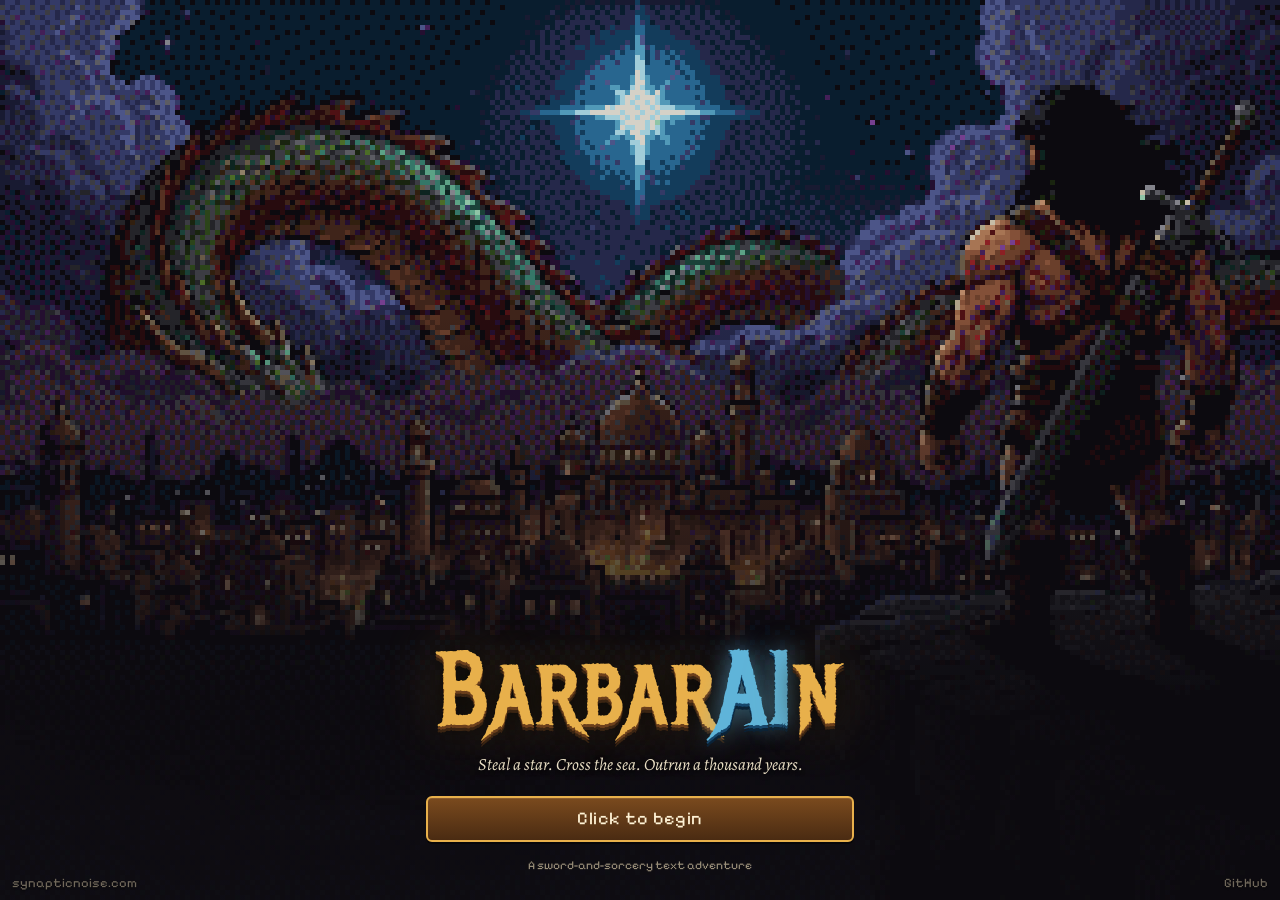
<file: game/index.html>
<!doctype html>
<html lang="en">
<head>
<meta charset="utf-8">
<meta name="viewport" content="width=device-width, initial-scale=1, viewport-fit=cover">
<title>BarbarAIn: a sword-and-sorcery text adventure RPG</title>
<meta name="description" content="Steal a star, cross the sea, outrun a thousand years and kill the dragon between worlds. A 16-bit text adventure RPG of the Hyborian Age, for desktop and phone.">
<meta name="theme-color" content="#0e0c12">
<link rel="icon" type="image/png" href="favicon.png">
<link rel="apple-touch-icon" href="apple-touch-icon.png">
<link rel="manifest" href="manifest.webmanifest">
<link rel="canonical" href="https://barbarainv6.synapticnoise.com/">
<meta property="og:type" content="website">
<meta property="og:url" content="https://barbarainv6.synapticnoise.com/">
<meta property="og:title" content="BarbarAIn">
<meta property="og:description" content="Steal a star, cross the sea, outrun a thousand years and kill the dragon between worlds. A 16-bit sword-and-sorcery text adventure RPG.">
<meta property="og:image" content="https://barbarainv6.synapticnoise.com/social-card.jpg">
<meta property="og:image:width" content="1200">
<meta property="og:image:height" content="630">
<meta property="og:image:alt" content="BarbarAIn: a Cimmerian barbarian above the city of Shadizar under a blue star">
<meta name="twitter:card" content="summary_large_image">
<meta name="twitter:title" content="BarbarAIn">
<meta name="twitter:description" content="A 16-bit sword-and-sorcery text adventure RPG of the Hyborian Age.">
<meta name="twitter:image" content="https://barbarainv6.synapticnoise.com/social-card.jpg">
<link rel="preload" href="fonts/MetalMania-Regular.woff2" as="font" type="font/woff2" crossorigin>
<link rel="preload" href="fonts/Alegreya.woff2" as="font" type="font/woff2" crossorigin>
<link rel="preload" href="fonts/PixelifySans.woff2" as="font" type="font/woff2" crossorigin>
<link rel="preload" href="assets/bg/bg-title.png" as="image">
<link rel="stylesheet" href="styles.css">
</head>
<body>
<div id="app" class="booting">
  <!-- Title -->
  <section id="title" class="screen" aria-label="Title">
    <div id="title-art"></div>
    <div id="title-inner">
      <h1 id="logo">Barbar<span>AI</span>n</h1>
      <p id="tagline">Steal a star. Cross the sea. Outrun a thousand years.</p>
      <div id="title-menu"></div>
      <p id="title-foot"></p>
    </div>
    <a id="link-site" class="title-link" href="https://synapticnoise.com/">synapticnoise.com</a>
    <a id="link-gh" class="title-link" href="https://github.com/zeveck/barbarain-v6" target="_blank" rel="noopener" title="BarbarAIn on GitHub: how it was made" aria-label="BarbarAIn on GitHub: how it was made">GitHub</a>
  </section>

  <!-- Game -->
  <section id="game" class="screen" aria-label="Game">
    <header id="topbar">
      <div id="chap-name"></div>
      <div id="gold"></div>
      <button id="btn-menu" class="iconbtn" data-act="menu" aria-label="Menu"></button>
    </header>
    <div id="main">
      <div id="left">
        <div id="scene-wrap">
          <canvas id="scene" width="320" height="180"></canvas>
          <div id="scene-fx"></div>
          <div id="room-label"></div>
          <div id="speaker"></div>
          <button id="scene-toggle" class="iconbtn small" data-act="scene-toggle" aria-label="Show or hide the picture"></button>
        </div>
        <div id="party"></div>
        <div id="log" aria-live="polite"></div>
      </div>
      <div id="right">
        <div id="party-wide"></div>
        <div id="dock">
          <nav id="tabs"></nav>
          <div id="dock-body"></div>
        </div>
        <form id="cmd" autocomplete="off">
          <input id="cmd-input" type="text" placeholder="Type a command: look, n, take rope…" aria-label="Command">
        </form>
      </div>
    </div>
  </section>

  <div id="modal" class="hidden" role="dialog" aria-modal="true">
    <div id="modal-panel">
      <header id="modal-head"><h2 id="modal-title"></h2><button id="modal-close" class="iconbtn" data-act="modal-close" aria-label="Close"></button></header>
      <div id="modal-body"></div>
    </div>
  </div>
  <div id="card" class="hidden"></div>
  <div id="toasts"></div>
</div>
<script>
  // Ctrl+Shift+F opens "Report a bug" from anywhere, even if the game is stuck.
  // Its own script, before the game's, so an error in the game can't stop it.
  addEventListener('keydown', (e) => {
    if (!e.ctrlKey || !e.shiftKey || e.altKey || e.metaKey || e.key.toLowerCase() !== 'f') return;
    const fb = document.getElementById('report');
    if (!fb?.getAttribute('repo') || document.activeElement === fb) return;
    e.preventDefault();
    e.stopImmediatePropagation();
    try { window.reportShortcut?.(); } catch {}
    fb.open();
  }, true);
</script>
<script type="module" src="vendor/gh-feedback.js"></script>
<script type="module" src="src/main.js"></script>
<gh-feedback id="report" trigger="none" repo="zeveck/barbarain-v6" template="bug.yml"
  types="bug,feature" theme="dark" color="#a8622c" popup-color="#a8622c"></gh-feedback>
</body>
</html>
</file>
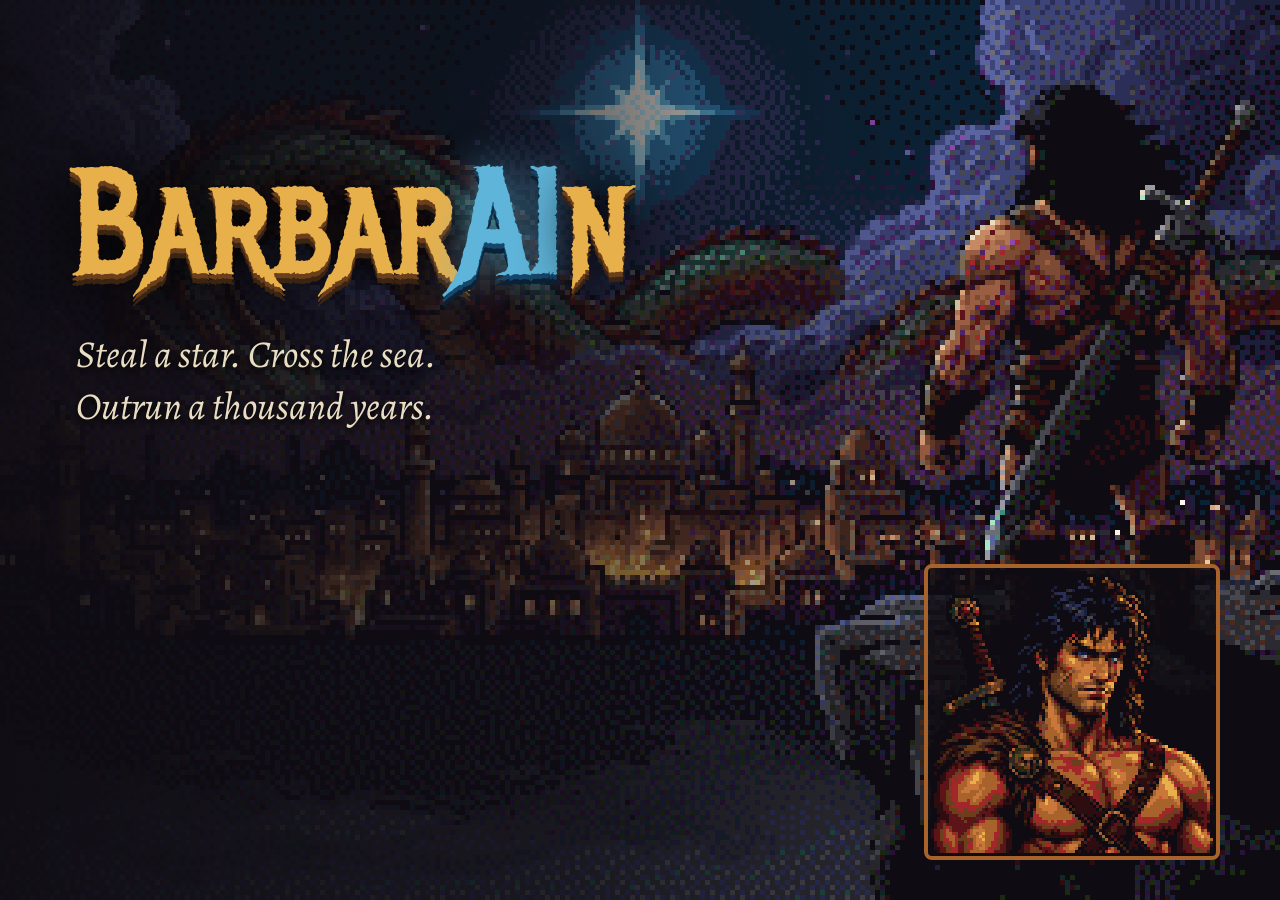
<file: design/social-card.html>
<!doctype html><html><head><meta charset="utf-8"><style>
@font-face { font-family: 'Metal Mania'; src: url(../game/fonts/MetalMania-Regular.woff2); }
@font-face { font-family: 'Alegreya'; src: url(../game/fonts/Alegreya-Italic.woff2); font-style: italic; }
html,body{margin:0;width:1200px;height:630px;overflow:hidden;background:#0e0c12}
.bg{position:absolute;inset:0;background:url(../game/assets/bg/bg-title.png) center/cover;image-rendering:pixelated}
.bg::after{content:'';position:absolute;inset:0;background:linear-gradient(90deg,#0e0c12ee 0%,#0e0c1299 45%,transparent 75%)}
.t{position:absolute;left:70px;top:150px}
h1{font-family:'Metal Mania';font-weight:400;font-size:150px;margin:0;color:#e8b04b;line-height:1;text-shadow:0 5px 0 #6b3f1c,0 10px 0 #3a2412,0 0 50px #000}
h1 span{color:#5fb4d9;text-shadow:0 5px 0 #16466b,0 10px 0 #0b2236,0 0 40px #5fb4d9aa}
p{font-family:'Alegreya';font-style:italic;font-size:38px;color:#e9dec4;margin:28px 0 0 6px;text-shadow:0 3px 6px #000;max-width:620px}
img.b{position:absolute;right:60px;bottom:40px;width:288px;height:288px;image-rendering:pixelated;border:4px solid #a8622c;border-radius:8px;background:#0e0c12cc}
</style></head><body><div class="bg"></div><div class="t"><h1>Barbar<span>AI</span>n</h1><p>Steal a star. Cross the sea.<br>Outrun a thousand years.</p></div><img class="b" src="../game/assets/portraits/brannoc.png"></body></html>
</file>
<file: game/styles.css>
@font-face { font-family: 'Metal Mania'; src: url(fonts/MetalMania-Regular.woff2) format('woff2'); font-display: block; }
@font-face { font-family: 'Alegreya'; src: url(fonts/Alegreya.woff2) format('woff2'); font-weight: 400 900; font-display: block; }
@font-face { font-family: 'Alegreya'; src: url(fonts/Alegreya-Italic.woff2) format('woff2'); font-style: italic; font-weight: 400 900; font-display: block; }
@font-face { font-family: 'Pixelify Sans'; src: url(fonts/PixelifySans.woff2) format('woff2'); font-weight: 400 700; font-display: block; }

:root {
  --ink: #0e0c12;
  --night: #1c1f3a;
  --night2: #14162b;
  --panel: #1a1520;
  --panel2: #241c26;
  --leather: #3a2618;
  --bronze: #a8622c;
  --bronze-l: #c9773a;
  --gold: #e8b04b;
  --gold-l: #f6d98a;
  --bone: #e9dec4;
  --bone-d: #a8977a;
  --red: #a3262a;
  --red-l: #d0503f;
  --verd: #3e8c7a;
  --verd-l: #6cbf9e;
  --blue: #5fb4d9;
  --violet: #8a4aa8;
  --text: #e9dec4;
  --dim: #9a8f7a;
  --safe-t: env(safe-area-inset-top, 0px);
  --safe-b: env(safe-area-inset-bottom, 0px);
  --safe-l: env(safe-area-inset-left, 0px);
  --safe-r: env(safe-area-inset-right, 0px);
  --prose: 17px;
  --ui: 'Pixelify Sans', ui-monospace, monospace;
  --serif: 'Alegreya', Georgia, serif;
  --display: 'Metal Mania', 'Alegreya', serif;
}

* { box-sizing: border-box; }
html, body { height: 100%; margin: 0; }
body {
  background: var(--ink); color: var(--text);
  font-family: var(--serif); font-size: var(--prose);
  overflow: hidden; touch-action: manipulation; user-select: none; -webkit-user-select: none;
  -webkit-tap-highlight-color: transparent; overscroll-behavior: none;
}
button { font: inherit; color: inherit; }
input { font: inherit; }
.hidden { display: none !important; }
em { color: var(--gold-l); font-style: italic; }

#app { position: fixed; inset: 0; overflow: hidden; }
#app.booting .screen { visibility: hidden; }
.screen { position: absolute; inset: 0; display: none; }
.screen.on { display: flex; }

/* ---------- buttons ---------- */
.btn {
  font-family: var(--ui); font-size: 16px; line-height: 1.1; letter-spacing: .02em;
  min-height: 46px; padding: 8px 12px; border-radius: 6px; cursor: pointer;
  background: linear-gradient(#3b2a20, #241913); color: var(--bone);
  border: 2px solid #6b3f1c; box-shadow: inset 0 1px 0 rgba(255,220,160,.12), 0 2px 0 #0008;
  display: inline-flex; align-items: center; justify-content: center; gap: 8px; text-align: center;
  text-wrap: balance; touch-action: manipulation;
}
.btn:hover { border-color: var(--bronze-l); }
.btn:active { transform: translateY(1px); filter: brightness(1.15); }
.btn:focus-visible { outline: 2px solid var(--gold); outline-offset: 2px; }
.btn.primary { background: linear-gradient(#7a4a1e, #4a2b12); border-color: var(--gold); color: #fff3d6; }
.btn.danger { background: linear-gradient(#5c1418, #3a0c0f); border-color: var(--red-l); }
.btn.ghost { background: transparent; border-color: #4a3a2e; box-shadow: none; }
.btn[disabled], .btn.off { opacity: .45; cursor: default; filter: grayscale(.6); }
.btn .k { font-size: 12px; color: var(--dim); }
.btn .sub { display: block; font-size: 12px; color: var(--dim); margin-top: 2px; }
.btn svg, .iconbtn svg { width: 20px; height: 20px; flex: none; }
.btn.dot::after, .chip.dot::after {
  content: ''; width: 8px; height: 8px; border-radius: 50%; background: var(--gold);
  box-shadow: 0 0 6px var(--gold); flex: none;
}
.iconbtn {
  width: 44px; height: 44px; border-radius: 8px; border: 2px solid #4a3a2e; cursor: pointer;
  background: linear-gradient(#2e2119, #1c140f); color: var(--bone); display: inline-grid; place-items: center; padding: 0;
}
.iconbtn.small { width: 34px; height: 34px; }
.iconbtn:active { filter: brightness(1.2); }

/* ---------- title ---------- */
#title { align-items: center; justify-content: center; flex-direction: column; background: #07060a; }
#title-art {
  position: absolute; inset: 0; background: #0e0c12 center / cover no-repeat;
  image-rendering: pixelated; filter: brightness(.85);
}
#title-art::after { content: ''; position: absolute; inset: 0; background: linear-gradient(transparent 35%, #0e0c12ee 78%); }
#title-inner {
  position: relative; display: flex; flex-direction: column; align-items: center; gap: 10px;
  width: min(92vw, 460px); margin-top: auto; padding: 0 16px calc(28px + var(--safe-b));
}
#logo {
  font-family: var(--display); font-weight: 400; margin: 0; line-height: 1;
  font-size: clamp(52px, 14vw, 104px); color: var(--gold);
  text-shadow: 0 3px 0 #6b3f1c, 0 6px 0 #3a2412, 0 0 30px #000, 0 0 60px #e8b04b55;
  letter-spacing: .02em;
}
#logo span { color: var(--blue); text-shadow: 0 3px 0 #16466b, 0 6px 0 #0b2236, 0 0 24px #5fb4d9aa; }
#tagline { margin: 0 0 10px; font-style: italic; color: var(--bone); text-align: center; text-wrap: balance; text-shadow: 0 2px 4px #000; }
#title-menu { display: grid; gap: 10px; width: 100%; }
#title-menu .btn { width: 100%; font-size: 18px; }
#title-foot { font-family: var(--ui); font-size: 12px; color: var(--dim); margin: 6px 0 0; text-align: center; }
.tap-start { animation: pulse 1.6s ease-in-out infinite; }
@keyframes pulse { 50% { filter: brightness(1.35); } }

/* ---------- game layout (phone portrait default) ---------- */
#game { flex-direction: column; background: radial-gradient(ellipse at top, #1c1f3a 0%, #0e0c12 70%); padding: var(--safe-t) var(--safe-r) 0 var(--safe-l); }
#topbar {
  flex: none; height: 42px; display: flex; align-items: center; gap: 10px; padding: 0 8px 0 12px;
  border-bottom: 1px solid #3a2a20; background: #0e0c12cc;
}
#chap-name { flex: 1; min-width: 0; font-family: var(--display); color: var(--gold); font-size: 19px; white-space: nowrap; overflow: hidden; text-overflow: ellipsis; }
#gold { font-family: var(--ui); color: var(--gold-l); font-size: 15px; display: flex; align-items: center; gap: 4px; }
#gold img { width: 16px; height: 16px; image-rendering: pixelated; }
#topbar .iconbtn { width: 38px; height: 38px; }
#main { flex: 1; min-height: 0; display: flex; flex-direction: column; }
#left { flex: 1; min-height: 0; display: flex; flex-direction: column; }
#right { flex: none; display: flex; flex-direction: column; min-height: 0; }

#scene-wrap {
  position: relative; flex: none; align-self: center; margin-top: 6px;
  border: 3px solid #4a2b12; border-radius: 4px; box-shadow: 0 0 0 1px #000, 0 6px 18px #000a;
  background: #000; overflow: hidden; transition: height .25s ease;
}
#scene { display: block; width: 100%; height: 100%; image-rendering: pixelated; }
#scene-fx { position: absolute; inset: 0; pointer-events: none; overflow: hidden; }
#room-label {
  position: absolute; left: 6px; bottom: 6px; max-width: calc(100% - 60px);
  font-family: var(--ui); font-size: 14px; color: #fff3d6; background: #0e0c12cc; padding: 3px 8px; border-radius: 4px;
  border: 1px solid #6b3f1c; white-space: nowrap; overflow: hidden; text-overflow: ellipsis;
}
#scene-toggle { position: absolute; right: 4px; top: 4px; opacity: .8; }
#speaker { position: absolute; left: 6px; bottom: 6px; display: none; align-items: flex-end; gap: 6px; pointer-events: none; }
#speaker.on { display: flex; }
#speaker canvas { image-rendering: pixelated; background: #0e0c12cc; border: 2px solid var(--bronze); border-radius: 4px; }
#speaker .nm { font-family: var(--ui); background: #0e0c12dd; padding: 2px 8px; border-radius: 4px; color: var(--gold-l); border: 1px solid #6b3f1c; font-size: 14px; margin-bottom: 2px; }
#game.scene-small #scene-wrap { height: 64px !important; }
#game.scene-small #speaker canvas { display: none; }

/* party strip */
#party { flex: none; display: flex; gap: 6px; padding: 6px 8px 0; justify-content: center; flex-wrap: nowrap; }
.pm {
  flex: 1 1 0; min-width: 0; max-width: 180px; display: flex; align-items: center; gap: 6px;
  background: #1a1520cc; border: 1px solid #3a2a20; border-radius: 6px; padding: 3px 5px; cursor: pointer; position: relative;
}
.pm canvas { width: 30px; height: 30px; image-rendering: pixelated; flex: none; border-radius: 3px; background: #0e0c12; }
.pm .info { flex: 1; min-width: 0; }
.pm .nm { font-family: var(--ui); font-size: 12px; color: var(--bone); white-space: nowrap; overflow: hidden; text-overflow: ellipsis; display: flex; justify-content: space-between; gap: 4px; }
.pm .nm b { font-weight: 400; color: var(--dim); }
.bar { height: 5px; background: #000; border-radius: 3px; overflow: hidden; margin-top: 2px; }
.bar i { display: block; height: 100%; background: linear-gradient(#e0574a, #a3262a); transition: width .3s; }
.bar.mp i { background: linear-gradient(#7cc8ef, #2f78a8); }
.pm .nums { font-family: var(--ui); font-size: 11px; color: var(--dim); display: none; }
.pm.active { border-color: var(--gold); box-shadow: 0 0 8px #e8b04b88; }
.pm.down { filter: grayscale(1) brightness(.6); }
.pm.flash { animation: hurt .35s; }
@keyframes hurt { 30% { background: #a3262a; transform: translateX(-3px); } 60% { transform: translateX(3px); } }
.pm.healfx { animation: healfx .5s; }
@keyframes healfx { 40% { background: #1f4d42; box-shadow: 0 0 12px #6cbf9e; } }
.pm .float { position: absolute; right: 6px; top: -6px; font-family: var(--ui); font-size: 16px; font-weight: 700; pointer-events: none; animation: floatup 1s forwards; text-shadow: 0 2px 0 #000; }
@keyframes floatup { from { opacity: 1; transform: translateY(0); } to { opacity: 0; transform: translateY(-22px); } }
#game.battle .pm .nums { display: block; }
#game.battle .pm canvas { width: 36px; height: 36px; }

/* log */
#log {
  flex: 1; min-height: 60px; overflow-y: auto; padding: 8px 14px 16px; line-height: 1.45;
  user-select: text; -webkit-user-select: text; scroll-behavior: smooth; overscroll-behavior: contain;
  mask-image: linear-gradient(transparent 0, #000 14px);
}
#log p { margin: 0 0 .7em; text-wrap: pretty; }
#log .new { animation: fadein .35s ease-out both; }
@keyframes fadein { from { opacity: 0; transform: translateY(4px); } }
#log h3 {
  font-family: var(--display); font-weight: 400; color: var(--gold); font-size: 22px; margin: 14px 0 6px;
  display: flex; align-items: center; gap: 10px;
}
#log h3::after { content: ''; flex: 1; height: 1px; background: linear-gradient(90deg, #6b3f1c, transparent); }
#log .speech { display: flex; gap: 10px; align-items: flex-start; margin: 0 0 .7em; }
#log .speech canvas { width: 40px; height: 40px; image-rendering: pixelated; flex: none; border: 1px solid #6b3f1c; border-radius: 4px; background: #0e0c12; margin-top: 3px; }
#log .speech .who { display: block; font-family: var(--ui); font-size: 13px; color: var(--gold); letter-spacing: .04em; }
#log .speech.party .who { color: var(--blue); }
#log .speech p { margin: 0; }
#log .sys { font-family: var(--ui); font-size: 14px; color: var(--verd-l); margin: 0 0 .6em; }
#log .sys.bad { color: var(--red-l); }
#log .sys.gold { color: var(--gold-l); }
#log .sys.xp { color: #b9a6ff; }
#log .you { color: var(--dim); font-family: var(--ui); font-size: 14px; margin: 0 0 .5em; }
#log .you::before { content: '› '; color: var(--bronze-l); }
#log .battle { font-family: var(--ui); font-size: 14px; color: var(--bone); margin: 0 0 .35em; line-height: 1.35; }
#log .battle .w { color: var(--gold); }
#log .battle .c { color: var(--red-l); }
#log .divider { height: 1px; background: #3a2a20; margin: 10px 0; }

/* dock */
#dock { flex: none; display: flex; flex-direction: column; background: linear-gradient(#1a1418, #110d12); border-top: 2px solid #4a2b12; padding: 0 8px calc(8px + var(--safe-b)); }
#tabs { display: flex; gap: 4px; padding: 6px 0; }
#tabs .tab {
  flex: 1; min-width: 0; min-height: 44px; font-family: var(--ui); font-size: 13px; border-radius: 6px;
  background: #1f1719; border: 1px solid #3a2a20; color: var(--dim); display: flex; flex-direction: column; align-items: center; justify-content: center; gap: 1px; cursor: pointer; position: relative; padding: 2px;
}
#tabs .tab svg { width: 20px; height: 20px; }
#tabs .tab.on { color: var(--gold-l); border-color: var(--bronze); background: #2a1d17; }
#tabs .tab .badge { position: absolute; top: 3px; right: calc(50% - 20px); width: 8px; height: 8px; border-radius: 50%; background: var(--gold); box-shadow: 0 0 6px var(--gold); }
#dock-body { display: flex; flex-wrap: wrap; gap: 6px; align-content: flex-start; min-height: 100px; max-height: 32vh; overflow-y: auto; padding-bottom: 2px; }
#dock-body .btn { flex: 1 1 calc(50% - 6px); min-width: 0; }
#dock-body .btn.full { flex-basis: 100%; }
#dock-body .btn.third { flex-basis: calc(33.33% - 6px); }
#dock-body .row-label { flex-basis: 100%; font-family: var(--ui); font-size: 12px; color: var(--dim); margin: 2px 2px -2px; letter-spacing: .05em; text-transform: uppercase; }
#dock-body .chip { justify-content: flex-start; text-align: left; }
#dock-body .chip.person { border-color: #3e8c7a; }
#dock-body .exit { justify-content: flex-start; text-align: left; }
#dock-body .exit .dir { font-size: 12px; color: var(--gold); min-width: 22px; }
#dock-body .exit.blocked { opacity: .6; border-style: dashed; }
#dock-body .prompt { flex-basis: 100%; font-family: var(--ui); font-size: 14px; color: var(--gold-l); margin: 4px 2px 0; }
#cmd { display: none; padding: 6px 8px 8px; }
#cmd input {
  width: 100%; background: #0e0c12; color: var(--bone); border: 1px solid #4a3a2e; border-radius: 6px; padding: 9px 10px;
  font-family: var(--ui); font-size: 15px; user-select: text;
}
#cmd input:focus { outline: 1px solid var(--bronze-l); }
#party-wide { display: none; }

/* ---------- wide (desktop) ---------- */
#game.wide #main { flex-direction: row; gap: 14px; padding: 10px 14px 12px; }
#game.wide #left { flex: 1; }
#game.wide #right { width: 380px; border-left: 1px solid #2a2020; padding-left: 14px; }
#game.wide #party { display: none; }
#game.wide #party-wide { display: grid; gap: 6px; margin-bottom: 8px; }
#game.wide #party-wide .pm { max-width: none; padding: 6px 8px; }
#game.wide #party-wide .pm canvas { width: 48px; height: 48px; }
#game.wide #party-wide .pm .nm { font-size: 14px; }
#game.wide #party-wide .pm .nums { display: block; }
#game.wide #party-wide .bar { height: 7px; }
#game.wide #dock { flex: 1; min-height: 0; border-top: 0; background: none; padding: 0; }
#game.wide #dock-body { max-height: none; flex: 1; overflow-y: auto; }
#game.wide #cmd { display: block; padding: 8px 0 0; }
#game.wide #log { font-size: 18px; padding: 10px 6px 16px; }
#game.wide #scene-wrap { margin-top: 0; }
#game.wide #scene-toggle { display: none; }

/* ---------- landscape phone / small window ---------- */
#game.land #main { flex-direction: row; }
#game.land #left { flex: 1.15; }
#game.land #right { flex: 1; border-left: 1px solid #2a2020; }
#game.land #dock { flex: 1; min-height: 0; border-top: 0; }
#game.land #dock-body { max-height: none; flex: 1; }
#game.land #topbar { height: 36px; }
#game.land #scene-toggle { display: none; }
#game.land #log { padding: 6px 10px 10px; font-size: 16px; }

/* ---------- modal ---------- */
#modal { position: absolute; inset: 0; z-index: 20; background: #000a; display: flex; align-items: center; justify-content: center; padding: calc(10px + var(--safe-t)) 10px calc(10px + var(--safe-b)); }
#modal-panel {
  width: min(720px, 100%); max-height: 100%; display: flex; flex-direction: column;
  background: linear-gradient(#211a1d, #151015); border: 2px solid #6b3f1c; border-radius: 10px; box-shadow: 0 10px 40px #000;
}
#modal-head { display: flex; align-items: center; gap: 8px; padding: 8px 8px 8px 16px; border-bottom: 1px solid #3a2a20; }
#modal-title { flex: 1; margin: 0; font-family: var(--display); font-weight: 400; color: var(--gold); font-size: 26px; }
#modal-body { overflow-y: auto; padding: 12px 14px 16px; font-family: var(--ui); font-size: 15px; }
#modal-body p { font-family: var(--serif); font-size: 16px; line-height: 1.45; margin: 0 0 .7em; }
.seg { display: flex; gap: 4px; flex-wrap: wrap; margin-bottom: 10px; }
.seg button { font-family: var(--ui); font-size: 13px; min-height: 36px; padding: 4px 10px; border-radius: 16px; border: 1px solid #4a3a2e; background: #1f1719; color: var(--dim); cursor: pointer; }
.seg button.on { color: var(--ink); background: var(--gold); border-color: var(--gold); }
.list { display: grid; gap: 6px; }
.row {
  display: flex; align-items: center; gap: 10px; padding: 8px; border-radius: 8px; background: #1d161a; border: 1px solid #33262a; cursor: pointer; text-align: left; width: 100%;
  min-height: 52px; color: var(--bone);
}
.row:hover { border-color: var(--bronze); }
.row.sel { border-color: var(--gold); background: #2a1f1a; }
.row .ic { width: 32px; height: 32px; image-rendering: pixelated; flex: none; }
.row .main { flex: 1; min-width: 0; }
.row .t { display: flex; gap: 6px; align-items: baseline; flex-wrap: wrap; }
.row .t b { font-weight: 400; color: var(--bone); }
.row .t .n { color: var(--dim); font-size: 13px; }
.row .t .new { font-size: 11px; color: var(--ink); background: var(--gold); border-radius: 3px; padding: 0 4px; }
.row .t .eq { font-size: 11px; color: var(--ink); background: var(--verd-l); border-radius: 3px; padding: 0 4px; }
.row .d { color: var(--dim); font-size: 13px; margin-top: 2px; }
.row .side { text-align: right; font-size: 13px; color: var(--gold-l); flex: none; }
.row.junk b { color: var(--dim); }
.up { color: #7fe08a; } .down { color: #ff7a6a; } .same { color: var(--dim); }
.deltas { display: flex; gap: 6px; flex-wrap: wrap; margin-top: 3px; font-size: 12px; }
.deltas span { display: inline-flex; align-items: center; gap: 3px; background: #0e0c12; border-radius: 4px; padding: 1px 5px; }
.deltas canvas { width: 14px; height: 14px; image-rendering: pixelated; }
.detail { background: #120e12; border: 1px solid #33262a; border-radius: 8px; padding: 10px; margin: 10px 0; }
.detail h4 { margin: 0 0 4px; font-weight: 400; color: var(--gold-l); font-size: 17px; }
.detail .flav { font-family: var(--serif); font-style: italic; color: var(--bone-d); margin: 2px 0 6px; font-size: 15px; }
.actions { display: flex; gap: 6px; flex-wrap: wrap; margin-top: 8px; }
.actions .btn { flex: 1 1 auto; }
.tag { display: inline-block; font-size: 11px; padding: 1px 5px; border-radius: 3px; background: #33262a; color: var(--bone); margin-right: 3px; }
.tag.slash { background: #5c1418; } .tag.pierce { background: #16466b; } .tag.blunt { background: #47474f; }
.tag.fire { background: #a8622c; } .tag.lightning { background: #4f2466; } .tag.holy { background: #a8977a; color: #111; } .tag.star { background: #2f78a8; } .tag.cold { background: #5fb4d9; color: #111; }
.stats { display: grid; grid-template-columns: repeat(auto-fill, minmax(100px, 1fr)); gap: 4px 12px; margin: 8px 0; }
.stats div { display: flex; justify-content: space-between; border-bottom: 1px dotted #33262a; padding: 2px 0; }
.stats div b { font-weight: 400; color: var(--dim); }
.member-head { display: flex; gap: 12px; align-items: center; }
.member-head canvas { width: 96px; height: 96px; image-rendering: pixelated; border: 2px solid var(--bronze); border-radius: 6px; background: #0e0c12; flex: none; }
.member-head h4 { margin: 0; font-family: var(--display); font-weight: 400; font-size: 26px; color: var(--gold); }
.member-head .role { color: var(--dim); font-size: 13px; }
.slots { display: grid; gap: 6px; margin-top: 8px; }
.quest { border-left: 3px solid var(--bronze); padding: 4px 10px; margin: 8px 0; }
.quest.side { border-color: var(--verd); }
.quest.donep { border-color: #33262a; opacity: .6; }
.quest h4 { margin: 0; font-weight: 400; color: var(--gold-l); }
.quest p { margin: 2px 0 0 !important; }
.hintbox { background: #10140f; border: 1px solid #1f4d42; border-radius: 8px; padding: 10px; margin-top: 12px; }
.map { position: relative; margin: 6px auto; }
.map .cell { position: absolute; border: 2px solid #6b3f1c; background: #241c26; border-radius: 4px; font-size: 10px; line-height: 1.1; color: var(--bone); display: grid; place-items: center; text-align: center; padding: 2px; overflow: hidden; }
.map .cell.here { border-color: var(--gold); background: #4a2b12; box-shadow: 0 0 10px #e8b04b88; }
.map .cell.unknown { border-style: dashed; color: transparent; background: #15111a; }
.map svg { position: absolute; inset: 0; pointer-events: none; }
.slotrow .meta { color: var(--dim); font-size: 12px; }
.setting { display: flex; align-items: center; justify-content: space-between; gap: 10px; padding: 10px 0; border-bottom: 1px solid #2a2020; }
.setting .lbl { flex: 1; }
.setting .lbl small { display: block; color: var(--dim); font-size: 12px; }

/* full-screen card: chapter titles, scenes, endings */
#card {
  position: absolute; inset: 0; z-index: 30; background: #07060a; display: flex; flex-direction: column; align-items: center; justify-content: safe center; overflow-y: auto;
  padding: calc(16px + var(--safe-t)) 16px calc(16px + var(--safe-b)); gap: 14px; animation: fadein .5s both;
}
#card canvas { width: min(100%, 960px, calc((100dvh - 330px) * 16 / 9)); min-width: min(100%, 300px); aspect-ratio: 16/9; image-rendering: pixelated; border: 3px solid #4a2b12; border-radius: 4px; box-shadow: 0 8px 30px #000; flex: none; }
#card .cap { max-width: 680px; text-align: center; line-height: 1.5; text-wrap: pretty; flex: none; }
#card .cap p { margin: 0 0 .6em; }
#card h2 { font-family: var(--display); font-weight: 400; color: var(--gold); font-size: clamp(30px, 7vw, 54px); margin: 0; text-align: center; text-wrap: balance; text-shadow: 0 3px 0 #3a2412; line-height: 1.05; }
#card .kicker { font-family: var(--ui); color: var(--bronze-l); letter-spacing: .2em; text-transform: uppercase; font-size: 13px; }
#card .btns { display: flex; gap: 10px; flex-wrap: wrap; justify-content: center; }
#card .btns .btn { min-width: 180px; }

/* toasts */
#toasts { position: absolute; left: 50%; top: calc(48px + var(--safe-t)); transform: translateX(-50%); z-index: 40; display: flex; flex-direction: column; gap: 6px; align-items: center; pointer-events: none; width: min(92vw, 420px); }
.toast { font-family: var(--ui); font-size: 14px; background: #1a1418f2; border: 1px solid var(--bronze); color: var(--gold-l); padding: 7px 14px; border-radius: 18px; box-shadow: 0 4px 14px #000a; animation: toast 2.6s forwards; text-align: center; }
@keyframes toast { 0% { opacity: 0; transform: translateY(-8px); } 10%, 80% { opacity: 1; transform: none; } 100% { opacity: 0; } }

/* battle feedback on the scene */
.dmg { position: absolute; font-family: var(--ui); font-weight: 700; font-size: 20px; color: #fff; text-shadow: 0 2px 0 #000, 0 0 6px #000; animation: dmg 1s forwards; transform: translate(-50%, 0); white-space: nowrap; }
.dmg.heal { color: #8ff0a8; }
.dmg.weak { color: var(--gold); }
.dmg.miss { color: var(--dim); font-size: 16px; }
.dmg .tagw { display: block; font-size: 11px; letter-spacing: .1em; }
@keyframes dmg { 0% { opacity: 0; margin-top: 6px; } 15% { opacity: 1; margin-top: -10px; } 70% { opacity: 1; } 100% { opacity: 0; margin-top: -30px; } }
.shake { animation: shake .35s; }
@keyframes shake { 20% { transform: translate(-4px, 2px); } 40% { transform: translate(4px, -2px); } 60% { transform: translate(-3px, -1px); } 80% { transform: translate(2px, 1px); } }
.queue { position: absolute; right: 4px; top: 4px; display: flex; gap: 3px; }
.queue canvas { width: 22px; height: 22px; image-rendering: pixelated; border: 1px solid #6b3f1c; border-radius: 3px; background: #0e0c12cc; }
.queue canvas:first-child { border-color: var(--gold); width: 28px; height: 28px; }

@media (prefers-reduced-motion: reduce) { * { animation-duration: .01ms !important; transition: none !important; } }

/* phone, exploring: a thin party row (faces 22px, HP bar only); full strip in battle */
#game:not(.wide):not(.battle) #party .pm { padding: 2px 5px; gap: 5px; }
#game:not(.wide):not(.battle) #party .pm canvas { width: 22px; height: 22px; }
#game:not(.wide):not(.battle) #party .pm .nm { font-size: 11px; }
#game:not(.wide):not(.battle) #party .bar { height: 4px; margin-top: 1px; }
#room-label { cursor: pointer; pointer-events: auto; }
#game.land #party { padding-top: 4px; }

/* phone: keep the hero in the title art; a compact dock so the story text gets the room */
@media (max-aspect-ratio: 1/1) { #title-art { background-position: 80% center; } }
#game:not(.wide):not(.land) #dock-body { max-height: min(30vh, 150px); }
#game:not(.wide):not(.land) #dock-body .btn { min-height: 44px; padding: 6px 10px; font-size: 15px; }
#game:not(.wide):not(.land) #tabs .tab { min-height: 42px; }
#game:not(.wide):not(.land) #dock-body .row-label:first-child { display: none; }
#modal-body p, .quest p, .row .d, .detail .flav, .setting .lbl small { text-wrap: pretty; }

#title-art .title-img { position: absolute; inset: 0; width: 100%; height: 100%; object-fit: cover; object-position: center; image-rendering: pixelated; }
@media (max-aspect-ratio: 1/1) { #title-art .title-img { object-position: 80% center; } }
#title-art::after { z-index: 1; }

/* battle: no command line; on phones all nine commands fit in three compact rows */
#game.battle #cmd { display: none; }
#game.battle:not(.wide) #dock-body { max-height: min(42vh, 200px); }
#game.battle:not(.wide) #dock-body .btn { flex-basis: calc(33.33% - 6px); min-height: 40px; padding: 4px 6px; font-size: 14px; }
#game.battle:not(.wide) #dock-body .btn .k { display: none; }
#game.battle:not(.wide) #dock-body .prompt { font-size: 12px; margin-top: 0; }

/* short landscape screens: a compact title */
@media (max-height: 460px) {
  #logo { font-size: 48px; }
  #tagline { margin-bottom: 4px; font-size: 14px; }
  #title-inner { gap: 6px; padding-bottom: calc(10px + var(--safe-b)); width: min(92vw, 640px); }
  #title-menu { grid-template-columns: 1fr 1fr; gap: 6px; }
  #title-menu .btn { min-height: 38px; font-size: 15px; }
  #title-menu > div { grid-column: span 2; }
}
/* phone party row: with a full party, faces and bars only */
#game:not(.wide):not(.battle) #party .pm .nm span { display: none; }
#game:not(.wide):not(.battle) #party .pm .nm { justify-content: flex-start; }
#game.battle:not(.wide) #party .pm .nm span { max-width: 4.5em; overflow: hidden; text-overflow: ellipsis; }

/* ---- polish pass ---- */
/* the subset pixel font has broken fi/fl ligatures: never use ligatures */
*, *::before, *::after { font-variant-ligatures: none; font-feature-settings: "liga" 0, "clig" 0; }
/* battles: the picture belongs to the enemies */
#game.battle #room-label, #game.battle #scene-toggle { display: none; }
.queue { left: 4px; right: auto; }
#game.battle:not(.wide) #party .pm .nm span, #game.battle:not(.wide) #party .pm .nums { display: none; }
#game.battle:not(.wide) #party .pm .nm { justify-content: flex-start; }
/* long prompts in the dock read in the story font */
#dock-body .prompt { font-family: var(--serif); font-size: 15px; color: var(--bone); line-height: 1.35; white-space: pre-line; }
/* cards: buttons always reachable; short screens get a smaller picture */
#card .btns { position: sticky; bottom: 0; padding: 8px 0 4px; background: linear-gradient(transparent, #07060a 30%); width: 100%; }
#card .cap ul { text-align: left; margin: 8px auto 0; padding-left: 1.2em; display: inline-block; }
#card .cap h4 { margin: 14px 0 0; font-family: var(--ui); font-weight: 400; color: var(--gold-l); letter-spacing: .08em; text-transform: uppercase; font-size: 13px; }
@media (max-height: 460px) {
  #card { gap: 6px; padding-top: 8px; }
  #card canvas { width: min(100%, calc(34vh * 16 / 9)); min-width: 0; }
  #card h2 { font-size: 28px; }
  #title-menu [data-act="title:load"] { grid-column: span 2; }
}
/* desktop with a big party: compact cards so the dock fits */
#game.wide #party-wide.many .pm { padding: 3px 6px; }
#game.wide #party-wide.many .pm canvas { width: 36px; height: 36px; }
#game.wide #party-wide.many { gap: 4px; }
/* toasts at the bottom of the story, clear of modal titles */
#toasts { top: auto; bottom: calc(24px + var(--safe-b)); }
#game.wide ~ #toasts { bottom: 24px; }

/* title screen: small links in the lower corners (title only, hidden under dialogs and cards) */
.title-link {
  position: absolute; z-index: 2; bottom: calc(env(safe-area-inset-bottom) + 10px);
  font-family: var(--ui); font-size: 13px; line-height: 1; color: var(--dim); text-decoration: none;
  text-shadow: 0 1px 2px #000; opacity: .7; padding: 6px 6px; margin: -6px;
}
#link-site { left: calc(env(safe-area-inset-left) + 12px); }
#link-gh { right: calc(env(safe-area-inset-right) + 12px); }
.title-link:hover, .title-link:focus-visible { opacity: 1; color: var(--bone); text-decoration: underline; }
#app:has(#modal:not(.hidden)) .title-link, #app:has(#card:not(.hidden)) .title-link { display: none; }
@media (pointer: coarse), (max-width: 600px) { .title-link { font-size: 11px; } }

/* ---------- "Report a bug" form (gh-feedback) ---------- */
/* Let the form's text boxes take typing and selection (the page turns both off elsewhere). */
gh-feedback {
  -webkit-user-select: text; user-select: text; touch-action: auto;
  font-family: var(--ui); font-size: 15px;
  --gh-feedback-bg: #1a1520; --gh-feedback-text: #e9dec4; --gh-feedback-border: #6b3f1c; --gh-feedback-input-bg: #0e0c12;
}
</file>
